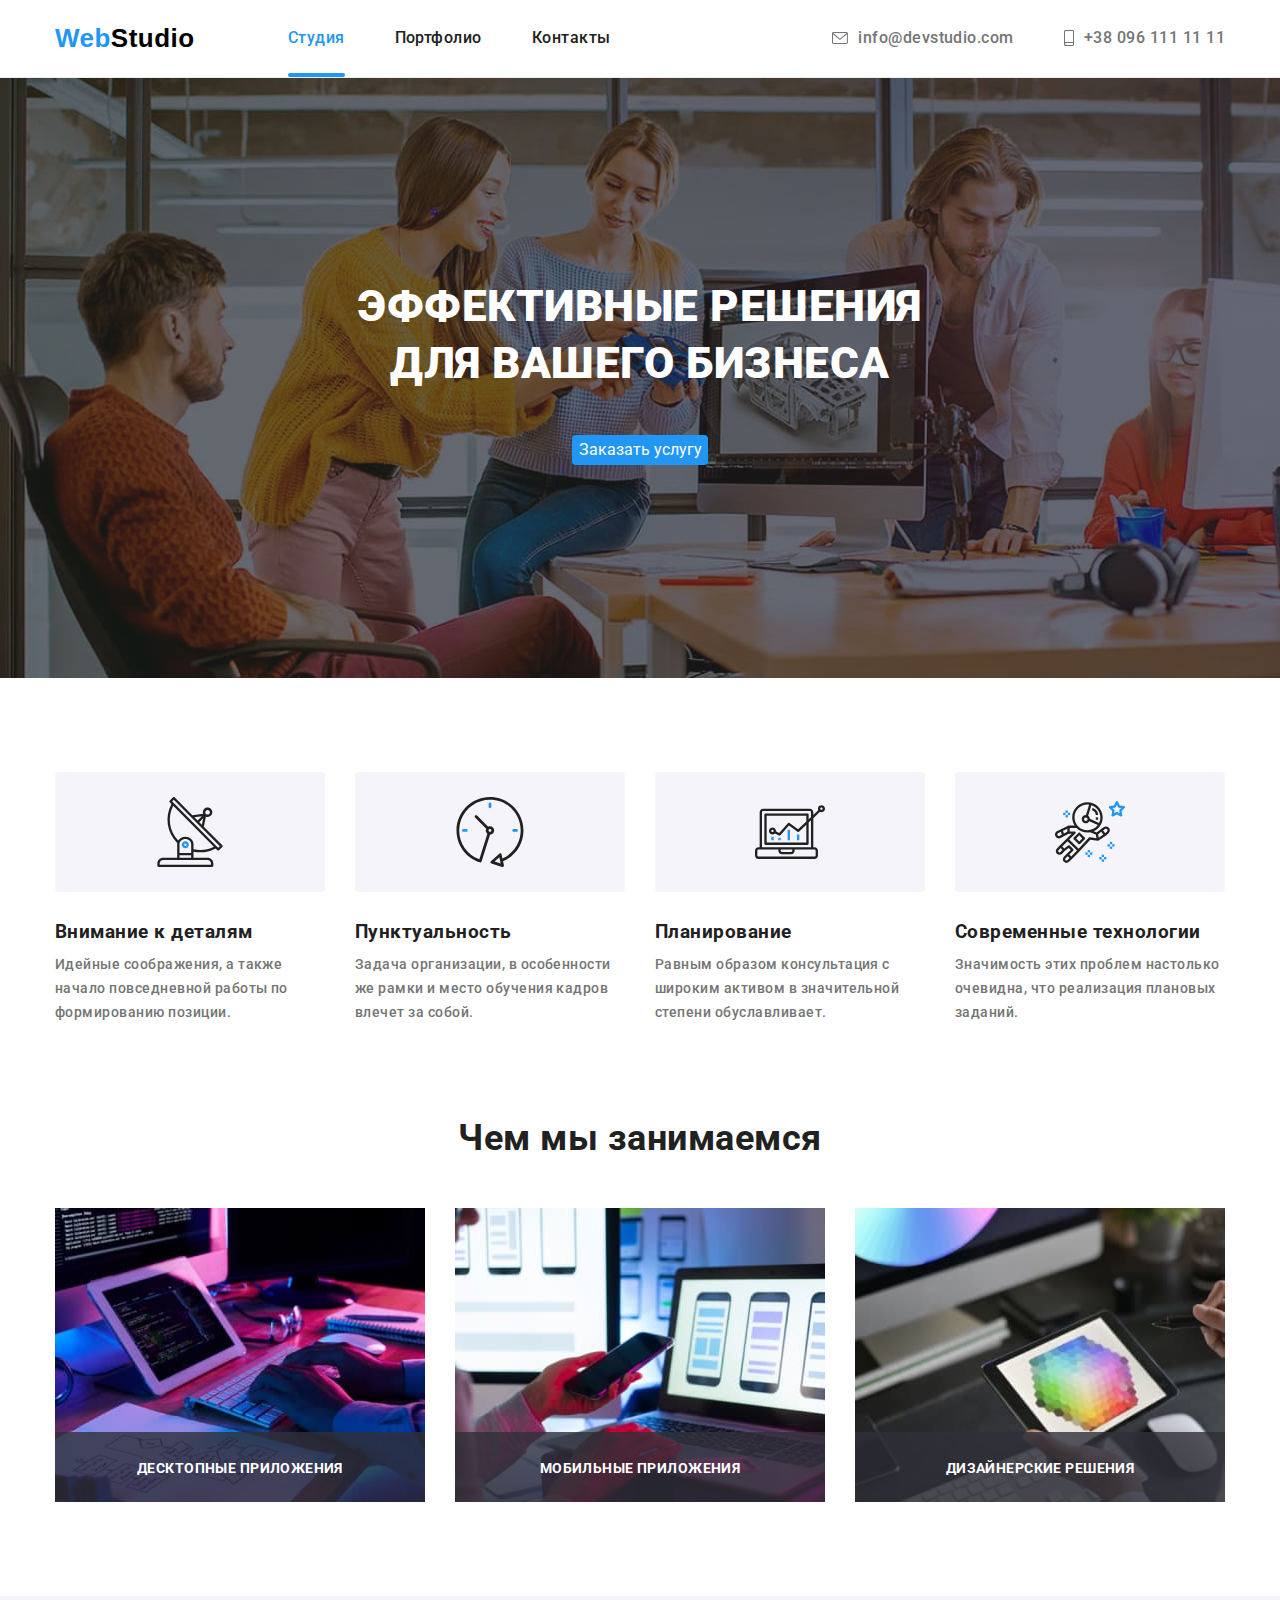
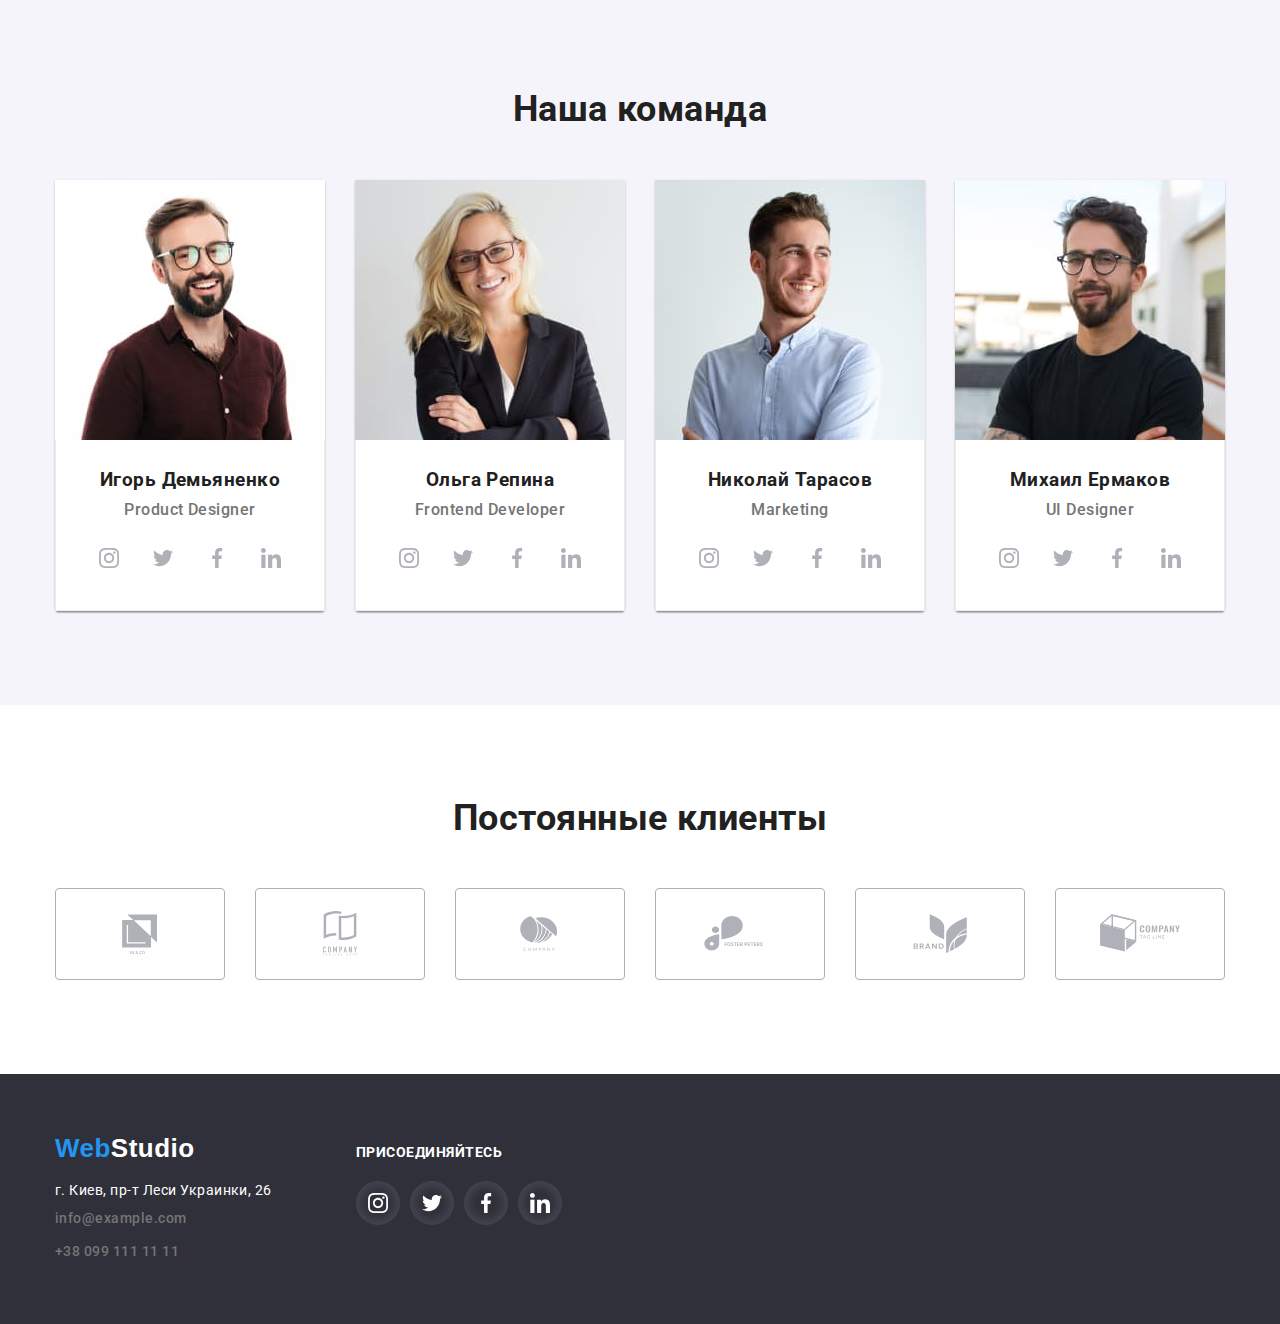
<file: index.html>
<!DOCTYPE html>
<html lang="ru">

<head>
    <meta charset="UTF-8">
    <meta http-equiv="X-UA-Compatible" content="IE=edge">
    <meta name="viewport" content="width=device-width, initial-scale=1.0">
    <title>WebStudio</title>
    <link rel="preconnect" href="https://fonts.gstatic.com">
    <link href="https://fonts.googleapis.com/css2?family=Raleway:wght@700&family=Roboto:wght@400;500;700;900&display=swap" rel="stylesheet">
    <link rel="stylesheet"
    href="https://cdnjs.cloudflare.com/ajax/libs/modern-normalize/1.0.0/modern-normalize.min.css"/>
    <link rel="stylesheet" href="./css/styles.css" />
</head>

<body>
    <!--Верх сторінки-->
    <header class="page-header">
            <div class="container header-nav">
                    <nav class="main-nav">
                        <a href="./index.html" class="logo">Web<span
                                class="logo-text-second">Studio</span></a>

                        <ul class="list pages-nav menu">
                            <li class="n-item"><a href="./index.html" class="link current n-item-color">Студия</a> </li>
                            <li class="n-item"><a href="./portfolio.html" class="link n-item-color">Портфолио</a> </li>
                            <li class="n-item"><a href="" class="link n-item-color">Контакты</a> </li>
                        </ul>
                    </nav>
                
                        <ul class="list contacts">
                            <li class="a-item envelope"><a href="info@devstudio.com" class="link auth-nav"> 
                                 <svg class="icon-envelope-h" width="16" height="12" viewBox="0 0 43 32">
                                     <use href="./images/symbol-defs.svg#icon-enveloperight"></use>
                                 </svg>info@devstudio.com</a></li>
                            <li class="a-item smartphone"><a href="+380961111111" class="link auth-nav">
                                <svg class="icon-smartphone-h" width="10" height="16" viewBox="0 0 20 32">
                                     <use href="./images/symbol-defs.svg#icon-smartphoneright"></use>
                            </svg>+38 096 111 11 11</a></li>
                        </ul>
            </div>
        </header>
           <!--Основна частина сторінки-->
    <main>
        <!--Block HERO -->

        <section class="hero baner">
           <div class="container"> 
                <h1 class="title caption">Эффективные решения <br> для вашего бизнеса </h1>
                <button class="button-hero" type="button">Заказать услугу </button>
            </div>
        </section>

        <!--Under Hero section-->

        <section class="feature">
            <div class="container content">
                <!-- <h2 class="title"> Заголовок секції </h2> -->

                <ul class="list feature-list">
                    <li class="f-item icon-antenna">
                        <h3 class="title subject">Внимание к деталям</h3>
                        <p class="text subject">Идейные соображения, а также начало повседневной работы по формированию позиции. </p>
                    </li>
                    <li class="f-item icon-clock">
                        <h3 class="title subject">Пунктуальность</h3>
                        <p class="text subject">Задача организации, в особенности же рамки и место обучения кадров влечет за собой. </p>
                    </li>
                    <li class="f-item icon-diagram">
                        <h3 class="title subject">Планирование</h3>
                        <p class="text subject">Равным образом консультация с широким активом в значительной степени обуславливает. </p>
                    </li>
                    <li class="f-item icon-astronaut">
                        <h3 class="title subject">Современные технологии</h3>
                        <p class="text subject">Значимость этих проблем настолько очевидна, что реализация плановых заданий. </p>
                    </li>
                </ul>
            </div>
        </section>

            <section class="work">
                <div class="container">
                    <h2 class="title disc">Чем мы занимаемся</h2>
                    <ul class="list discription-list">
                        <li class="d-item adds">
                             <img src="./images/whatwedo1.jpg" alt=" Робочий стіл працівника" width="370" height="294" />
                                    <div class="thumb-adds">
                                        <h3 class="title work-add">Десктопные приложения</h3>
                                    </div>
                        </li>
                        <li class="d-item adds">
                            <img src="./images/whatwedo2.jpg" alt=" Синхронізація ноутбука з телефоном" width="370" height="294" />
                                    <div class="thumb-adds">
                                        <h3 class="title work-add">Мобильные приложения</h3>
                                    </div>
                        </li>
                        <li class="d-item adds">
                            <img src="./images/whatwedo3.jpg" alt=" Кольорограма на планшеті" width="370" height="294" />
                                    <div class="thumb-adds">
                                        <h3 class="title work-add">Дизайнерские решения</h3>
                                    </div>
                        </li>
                    </ul>
                </div>
            </section>

            <section class="name">
                <div class="container">
                    <h2 class="title comand">Наша команда</h2>
                    <ul class="list team">
                        <li class="t-item">
                            <img src="./images/ihor.jpg" alt="Игорь Демьяненко" width="270" height="260" />
                                <div class="box">
                                    <h3 class="title pip"> Игорь Демьяненко</h3>
                                    <p class="text position">Product Designer</p>

                                    <ul class="list social-list">

                                         <li class="soc-item"><a href="" class="link social-nav">
                                            <svg class="icon-soc">
                                                <use href="./images/symbol-defs.svg#icon-instagram"></use>
                                            </svg></a>
                                         </li>

                                         <li class="soc-item"> <a href="" class="link social-nav">
                                            <svg class="icon-soc">
                                                <use href="./images/symbol-defs.svg#icon-twitter"></use>
                                            </svg>
                                        </a>
                                         </li>
                                         <li class="soc-item"><a href="" class="link social-nav">
                                            <svg class="icon-soc">
                                                <use href="./images/symbol-defs.svg#icon-facebook"></use>
                                            </svg>
                                        </a>
                                         </li>
                                         <li class="soc-item"> <a href="" class="link social-nav">
                                            <svg class="icon-soc">
                                                <use href="./images/symbol-defs.svg#icon-linkedin"></use>
                                            </svg>
                                        </a>
                                         </li>
                                    </ul>
                                </div>
                        </li>
                        <li class="t-item">
                            <img src="./images/olha.jpg" alt="Ольга Репина" width="270" height="260" />
                                <div class="box">
                                    <h3 class="title pip"> Ольга Репина </h3>
                                    <p class="text position">Frontend Developer</p>
                                    <ul class="list social-list">

                                        <li class="soc-item"><a href="" class="link social-nav">
                                           <svg class="icon-soc">
                                               <use href="./images/symbol-defs.svg#icon-instagram"></use>
                                           </svg></a>
                                        </li>

                                        <li class="soc-item"> <a href="" class="link social-nav">
                                           <svg class="icon-soc">
                                               <use href="./images/symbol-defs.svg#icon-twitter"></use>
                                           </svg>
                                       </a>
                                        </li>
                                        <li class="soc-item"><a href="" class="link social-nav">
                                           <svg class="icon-soc">
                                               <use href="./images/symbol-defs.svg#icon-facebook"></use>
                                           </svg>
                                       </a>
                                        </li>
                                        <li class="soc-item"> <a href="" class="link social-nav">
                                           <svg class="icon-soc">
                                               <use href="./images/symbol-defs.svg#icon-linkedin"></use>
                                           </svg>
                                       </a>
                                        </li>
                                   </ul>
                                </div>

                        </li>
                        <li class="t-item">
                            <img src="./images/nikolaj.jpg" alt="Николай Тарасов" width="270" height="260" />
                                <div class="box">
                                    <h3 class="title pip"> Николай Тарасов </h3>
                                    <p class="text position">Marketing</p>
                                    <ul class="list social-list">

                                        <li class="soc-item"><a href="" class="link social-nav">
                                           <svg class="icon-soc">
                                               <use href="./images/symbol-defs.svg#icon-instagram"></use>
                                           </svg></a>
                                        </li>

                                        <li class="soc-item"> <a href="" class="link social-nav">
                                           <svg class="icon-soc">
                                               <use href="./images/symbol-defs.svg#icon-twitter"></use>
                                           </svg>
                                       </a>
                                        </li>
                                        <li class="soc-item"><a href="" class="link social-nav">
                                           <svg class="icon-soc">
                                               <use href="./images/symbol-defs.svg#icon-facebook"></use>
                                           </svg>
                                       </a>
                                        </li>
                                        <li class="soc-item"> <a href="" class="link social-nav">
                                           <svg class="icon-soc">
                                               <use href="./images/symbol-defs.svg#icon-linkedin"></use>
                                           </svg>
                                       </a>
                                        </li>
                                   </ul>
                                </div>
                        </li>
                        <li class="t-item">
                            <img src="./images/mihael.jpg" alt="Михаил Ермаков" width="270" height="260" />
                                <div class="box">
                                    <h3 class="title pip"> Михаил Ермаков </h3>
                                        <p class="text position">UI Designer</p>
                                            <ul class="list social-list">

                                                    <li class="soc-item"><a href="" class="link social-nav">
                                                    <svg class="icon-soc">
                                                        <use href="./images/symbol-defs.svg#icon-instagram"></use>
                                                    </svg>
                                                </a>
                                                    </li>

                                                    <li class="soc-item"> <a href="" class="link social-nav">
                                                    <svg class="icon-soc">
                                                        <use href="./images/symbol-defs.svg#icon-twitter"></use>
                                                    </svg>
                                                </a>
                                                    </li>
                                                    <li class="soc-item"><a href="" class="link social-nav">
                                                    <svg class="icon-soc">
                                                        <use href="./images/symbol-defs.svg#icon-facebook"></use>
                                                    </svg>
                                                </a>
                                                    </li>
                                                    <li class="soc-item"> <a href="" class="link social-nav">
                                                    <svg class="icon-soc">
                                                        <use href="./images/symbol-defs.svg#icon-linkedin"></use>
                                                    </svg>
                                                </a>
                                                    </li>
                                            </ul>
                                </div>
                        </li>
                    </ul>
               </div> 
        </section>
            <section class="vip">
                <div class="container">
                    <h2 class="title clients">Постоянные клиенты</h2> 
                        <ul class="list regular-list">

                            <li class="r-item"><a href="" class="link partner-nav">
                                <svg class="firm-icon" width=100% height=100%>
                                    <use href="./images/symbol-defs.svg#icon-firstclient"></use>
                                </svg>
                                     </a>
                            </li>
                            <li class="r-item"><a href="" class="link partner-nav">
                                <svg class="firm-icon" width=100% height=100%>
                                    <use href="./images/symbol-defs.svg#icon-secondclient"></use>
                                </svg>
                                    </a>
                            </li>
                            <li class="r-item"><a href="" class="link partner-nav">
                                <svg class="firm-icon" width=100% height=100%>
                                    <use href="./images/symbol-defs.svg#icon-thurdclient"></use>
                                </svg>
                                    </a>
                            </li>
                            <li class="r-item"><a href="" class="link partner-nav">
                                <svg class="firm-icon" width=100% height=100%>
                                    <use href="./images/symbol-defs.svg#icon-fourthclient"></use>
                                </svg>
                                    </a>
                            </li>
                            <li class="r-item"><a href="" class="link partner-nav">
                                <svg class="firm-icon" width=100% height=100%>
                                    <use href="./images/symbol-defs.svg#icon-fifthclient"></use>
                                </svg>
                                    </a>
                                </li>
                            <li class="r-item"><a href="" class="link partner-nav">
                                <svg class="firm-icon" width=100% height=100%>
                                    <use href="./images/symbol-defs.svg#icon-sixthclient"></use>
                                </svg>
                                   </a>
                            </li>

                         </ul>
                </div>
            </section>


    </main>
    <!--Підвал сторінки-->
    <footer class="footer">
        <div class="container join">
            <div class="colone">
                <a href="./index.html" class="logo down-logo">Web<span class="logo-footer">Studio</span></a>
        
                <address class="address-list">
                    <p class="text-address">г. Киев, пр-т Леси Украинки, 26</p>
                </address>
                <ul class="list contact-list">
                    <li class="mail"><a href="info@example.com" class="link auth-nav"> info@example.com</a> </li>
                    <li><a href="+380991111111" class="link auth-nav"> +38 099 111 11 11</a> </li>
                </ul>
        
            </div>
            <div class="coltwo">
                    <p class="text to-us">присоединяйтесь</p> 
                        <ul class="list us-list">

                            <li class="us-item"><a href="" class="link us-nav">
                            <svg class="icon-us">
                                <use href="./images/symbol-defs.svg#icon-instagram"></use>
                            </svg>
                        </a>
                            </li>

                            <li class="us-item"> <a href="" class="link us-nav">
                            <svg class="icon-us">
                                <use href="./images/symbol-defs.svg#icon-twitter"></use>
                            </svg>
                        </a>
                            </li>
                            <li class="us-item"><a href="" class="link us-nav">
                            <svg class="icon-us">
                                <use href="./images/symbol-defs.svg#icon-facebook"></use>
                            </svg>
                        </a>
                            </li>
                            <li class="us-item"> <a href="" class="link us-nav">
                            <svg class="icon-us">
                                <use href="./images/symbol-defs.svg#icon-linkedin"></use>
                            </svg>
                        </a>
                            </li>
                    </ul>
        </div>
    </footer>
</body>

</html>
</file>
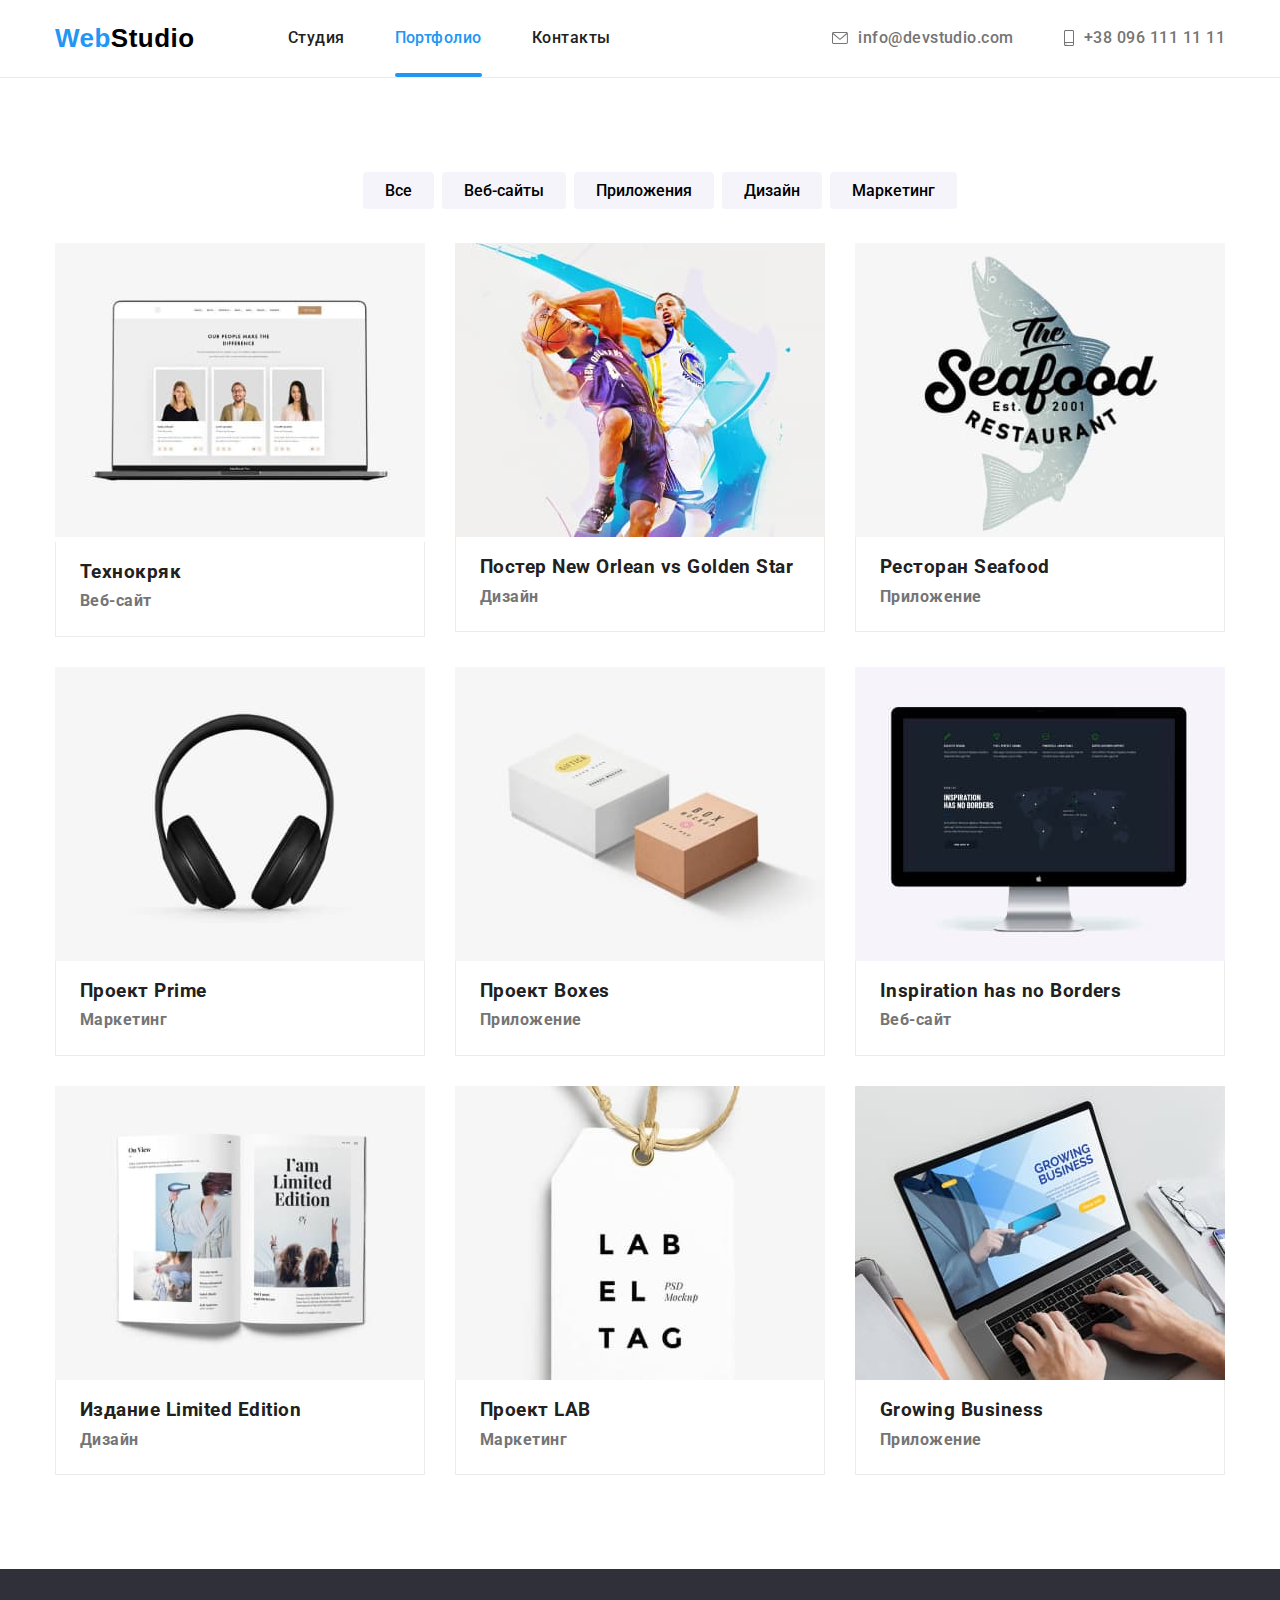
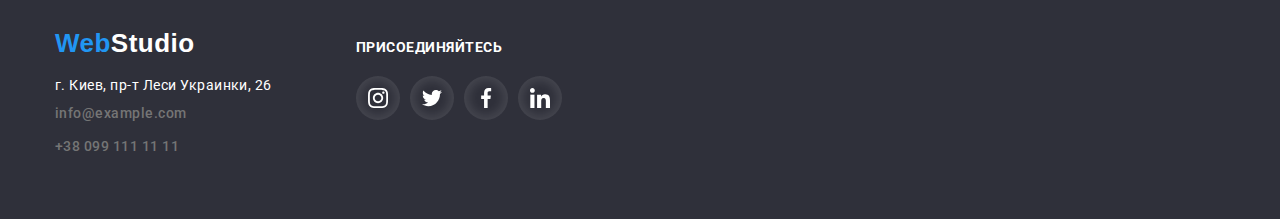
<file: portfolio.html>
<!DOCTYPE html>
<html lang="ru">

    <head>
        <meta charset="UTF-8">
        <meta http-equiv="X-UA-Compatible" content="IE=edge">
        <meta name="viewport" content="width=device-width, initial-scale=1.0">
        <title>WebStudio</title>
        <link rel="preconnect" href="https://fonts.gstatic.com">
        <link href="https://fonts.googleapis.com/css2?family=Raleway:wght@700&family=Roboto:wght@400;500;700;900&display=swap" rel="stylesheet">
        <link rel="stylesheet"
        href="https://cdnjs.cloudflare.com/ajax/libs/modern-normalize/1.0.0/modern-normalize.min.css"/>
        <link rel="stylesheet" href="./css/styles.css" />
    </head>

<body>
    <!--Верх сторінки-->
<header class="page-header">
    <div class="container header-nav">
        <nav class="main-nav">
            <a href="./index.html" class="logo">Web<span class="logo-text-second">Studio</span></a>

            <ul class="list pages-nav">
                <li class="n-item"><a href="./index.html" class="link n-item-color">Студия</a> </li>
                <li class="n-item"><a href="./portfolio.html" class="link current n-item-color">Портфолио</a> </li>
                <li class="n-item"><a href="" class="link n-item-color">Контакты</a> </li>
            </ul>
        </nav>

        <ul class="list contacts">
            <li class="a-item envelope"><a href="info@devstudio.com" class="link auth-nav"> 
                 <svg class="icon-envelope-h" width="16" height="12" viewBox="0 0 43 32">
                     <use href="./images/symbol-defs.svg#icon-enveloperight"></use>
                 </svg>info@devstudio.com</a></li>
            <li class="a-item smartphone"><a href="+380961111111" class="link auth-nav">
                <svg class="icon-smartphone-h" width="10" height="16" viewBox="0 0 20 32">
                     <use href="./images/symbol-defs.svg#icon-smartphoneright"></use>
            </svg>+38 096 111 11 11</a></li>
        </ul>
    </div>
</header>
    <!--Основна-->
    <main>
        <!-- секція навігаційних кнопок-->
        <section class="portfolio">
            <div class="container">
                       <!-- <h1> </h1> -->
                 <nav>
                    <ul class="buttons-list">
                        <li class="b-item"><button class="button-item" type="button">Все </button> </li>
                        <li class="b-item"><button class="button-item" type="button">Веб-сайты </button> </li>
                        <li class="b-item"><button class="button-item" type="button">Приложения </button> </li>
                        <li class="b-item"><button class="button-item" type="button">Дизайн </button> </li>
                        <li class="b-item"><button class="button-item" type="button">Маркетинг </button> </li>
                    </ul>
                 </nav>
            
             
                                    <!-- секція проектів -->
                        <!--<h2></h2>-->
                
                    <ul class="list projects-list"> 
                            <li class="p-item">
                                <a href="" class="link project-card owerlay">
                                    <div class="owerbox">    
                                        <img src="./images/tehnokriak.jpg" alt="Лептоп" width="370" height="404">
                                            <div class="thumb-project">
                                                <p class="only-project">Технокряк это современная площадка распространения коронавируса. Компании используют эту платформу для цифрового шпионажа и атак на защищённые сервера конкурентов.</p>
                                            </div>
                                    </div>
                                            <div class="pack project-box">
                                                <h3  class="title lead">Технокряк</h3>
                                                <p class="text disc">Веб-сайт</p> 
                                            </div>
                                </a>
                            </li>
                             <li class="p-item"><a href="" class="link project-card">
                                <img src="./images/poster-star.jpg" alt="Постер із зірками спорту" width="370" height="404">
                                <div class="pack">
                                    <h3 class="title lead">Постер New Orlean vs Golden Star</h3>
                                    <p class="text disc">Дизайн</p>
                                </div></a> 
                            </li> 

                            <li class="p-item"><a href="" class="link project-card">
                                <img src="./images/seafood.jpg" alt="Лого ресторану" width="370" height="404">
                               <div class="pack">
                                    <h3 class="title lead">Ресторан Seafood</h3>
                                    <p class="text disc">Приложение</p>
                               </div></a>
                            </li> 
                                                
                            <li class="p-item"><a href="" class="link project-card">
                                <img src="./images/prime.jpg" alt="Навушники" width="370" height="404">
                               <div class="pack">
                                    <h3 class="title lead">Проект Prime</h3>
                                    <p class="text disc">Маркетинг</p>
                                </div></a>
                            </li> 
                                                
                            <li class="p-item"><a href="" class="link project-card">
                                <img src="./images/boxes.jpg" alt="Коробки" width="370" height="404">
                               <div class="pack">
                                    <h3 class="title lead">Проект Boxes</h3>
                                    <p class="text disc">Приложение</p>
                                </div></a>
                            </li> 
                                                
                            <li class="p-item"><a href="" class="link project-card">
                                <img src="./images/screen.jpg" alt="Екран" width="370" height="404">
                               <div class="pack">
                                    <h3 class="title lead">Inspiration has no Borders</h3>
                                    <p class="text disc">Веб-сайт</p>
                              </div></a>
                            </li> 
                                                
                            <li class="p-item"><a href="" class="link project-card">
                                <img src="./images/book.jpg" alt="Книжка" width="370" height="404">
                                <div class="pack">
                                    <h3 class="title lead">Издание Limited Edition</h3>
                                    <p class="text disc">Дизайн</p>
                                </div></a>
                            </li> 
                                                
                            <li class="p-item"><a href="" class="link project-card">
                                <img src="./images/label.jpg" alt="Бірка" width="370" height="404">
                               <div class="pack">
                                    <h3 class="title lead">Проект LAB</h3>
                                    <p class="text disc">Маркетинг</p>
                                </div></a>
                            </li>
                                                
                            <li class="p-item"><a href="" class="link project-card">
                                <img src="./images/leptop.jpg" alt="Лептоп" width="370" height="404">
                               <div class="pack">
                                    <h3 class="title lead">Growing Business</h3>
                                    <p class="text disc">Приложение</p>
                               </div></a>
                             </li>
                        
                    </ul>
                
            </div>
        </section>

    </main>
    <!--підвал сторінки-->

    <footer class="footer">
        <div class="container join">
            <div class="colone">
                <a href="./index.html" class="logo down-logo">Web<span class="logo-footer">Studio</span></a>
        
                <address class="address-list">
                    <p class="text-address">г. Киев, пр-т Леси Украинки, 26</p>
                </address>
                <ul class="list contact-list">
                    <li class="mail"><a href="info@example.com" class="link auth-nav"> info@example.com</a> </li>
                    <li><a href="+380991111111" class="link auth-nav"> +38 099 111 11 11</a> </li>
                </ul>
        
            </div>
            <div class="coltwo">
                    <p class="text to-us">присоединяйтесь</p> 
                        <ul class="list us-list">

                            <li class="us-item"><a href="" class="link us-nav">
                            <svg class="icon-us">
                                <use href="./images/symbol-defs.svg#icon-instagram"></use>
                            </svg>
                        </a>
                            </li>

                            <li class="us-item"> <a href="" class="link us-nav">
                            <svg class="icon-us">
                                <use href="./images/symbol-defs.svg#icon-twitter"></use>
                            </svg>
                        </a>
                            </li>
                            <li class="us-item"><a href="" class="link us-nav">
                            <svg class="icon-us">
                                <use href="./images/symbol-defs.svg#icon-facebook"></use>
                            </svg>
                        </a>
                            </li>
                            <li class="us-item"> <a href="" class="link us-nav">
                            <svg class="icon-us">
                                <use href="./images/symbol-defs.svg#icon-linkedin"></use>
                            </svg>
                        </a>
                            </li>
                    </ul>
        </div>
    </footer>
</body>

</html>
</file>
<file: css/styles.css>
:root {
  --primery-text-color: rgba(117, 117, 117, 1);
  --title-text-color: rgba(33, 33, 33, 1);
  --accent-color: rgba(33, 150, 243, 1);
  --primery-br-color: #fff;
  --brand-color: rgba(0, 0, 0, 1);
  --button-nav-color: #f5f4fa;
  --same-section-color: rgba(47, 48, 58, 1);
  --link-color: #212121;
  --box-shadow-team: rgba(0, 0, 0, 0, 2), rgba(0, 0, 0, 0, 14),
    rgba(0, 0, 0, 0, 12);
  --border: 1px solid rgba(236, 236, 236, 1);
  --bottom-hero-hover: #188ce8;
  --bottom-hero-shaddow: rgba(0, 0, 0, 0.15);
  --border-clients: rgba(175, 177, 184, 1);
}

body {
  color: var(--primery-text-color);
  font-family: "Roboto", sans-serif;
  font-style: normal;
  font-weight: 400;
  letter-spacing: 0.03em;
}
html {
  box-sizing: border-box;
}
*,
*::before,
*::after {
  box-sizing: inherit;
}
.list {
  font-weight: 500;
  margin: 0px;
  padding: 0px;
}
.list,
.buttons-list {
  list-style: none;
}
a {
  text-decoration: none;
}
h2,
h3 {
  color: var(--title-text-color);
}
.container {
  width: 1200px;
  margin: 0 auto;
  padding-left: 15px;
  padding-right: 15px;
}
img {
  display: block;
  max-width: 100%;
  height: auto;
}
/*хедер*/
/*оформлення логотипу*/
.page-header {
  border-bottom: var(--border);
  padding-top: 24px;
  padding-bottom: 24px;
}
.page-header .header-nav {
  display: flex;
  align-items: center;
}

.logo {
  display: block;
  font-family: "Ralwey", sans-serif;
  font-weight: bold;
  font-size: 26px;
  line-height: 1.1;
  text-decoration: none;
  color: var(--accent-color);
}
.logo .logo-text-second {
  font-family: "Ralwey", sans-serif;
  font-weight: bold;
  font-size: 26px;
  line-height: 1.1;
  text-decoration: none;
  color: var(--brand-color);
}
/*хедер*/
/*оформлення логотипу*/

/*навігація хедера*/

.main-nav,
.pages-nav,
.contacts {
  display: flex;
  align-items: center;
}

.pages-nav .n-item:not(:last-child),
.contacts .a-item:not(:last-child) {
  margin-right: 50px;
}
.pages-nav .n-item {
  display: block;
}
.pages-nav {
  margin-left: 93px;
}
.contacts .a-item {
  display: block;
}
.n-item-color{
  color: var(--title-text-color);
}

.icon-envelope-h{
  display: inline-block;
  content: "";
  width: 16px;
  height: 12px;
  margin-right: 10px;
  background-repeat: no-repeat;
  background-position: center;
  fill: currentColor;
}
.icon-envelope-h:hover{
  fill: var(--accent-color);
}

.icon-smartphone-h{
  display: inline-block;
  content: "";
  width: 10px;
  height: 16px;
  margin-right: 10px;
  background-size: contain;
  background-repeat: no-repeat;
  background-position: center;
  fill: currentColor;
}
.icon-smartphone-h:hover{
  fill: var(--accent-color);
}

.contacts {
  margin-left: auto;
}

.list.link {
  color: var(--primery-text-color);
  font-family: "Roboto", sans-serif;
  font-weight: 500;
  font-size: 14px;
  line-height: 1.1;
}
.link:hover,
.link:focus,
.link.current{
  color: var(--accent-color);
}
.link.n-item-color,
.link.auth-nav{
 display: flex;
 align-items: center;
}
.auth-nav {
  color: var(--primery-text-color);
}

/*підкреслювання активної сторінки, додатковий клас menu*/


.link.n-item-color.current{
  position: relative;
  display: block;
}
.link.n-item-color.current::after{
  content: "";
  position: absolute;
  left: 0;
  bottom: 0;
  display: block;
  width: 100%;
  height: 4px;
  border-radius: 2px;
  background-color: var(--accent-color);
  margin-bottom: -30px;
}


/*навігація хедера*/

/*основна частина сторінки студія*/
/*Блок герой*/

.baner{
  max-width: 1600px;
  height: 600px;
  margin-right: auto;
  margin-left: auto;
  background-image: linear-gradient(to right, rgba(48, 58, 47, 0.4), rgba(47, 48, 58, 0.4)), url('../images/heroimg.jpg');
}
.hero {
  background-color: var(--same-section-color);
  text-align: center;
  padding-top: 200px;
  padding-bottom: 200px;
}

h1 {
  color: #fff;
  font-style: normal;
  font-weight: 900;
  font-size: 44px;
  line-height: 1.3;
  text-transform: uppercase;
  text-align: center;
  margin-top: 0px;
  margin-bottom: 43px;
}

.button-hero {
  color: var(--primery-br-color);
  background: var(--accent-color);
  font-family: inherit;
  font-size: 16px;
  line-height: 1.8;
  text-align: center;
  text-shadow: rgba(0, 0, 0, 0, 15);
  border: none;
  border-radius: 4px;
  cursor: pointer;
  min-width: 136px;
  height: 30px;
}
.button-hero:hover,
.button-hero:focus {
  text-shadow: var(--bottom-hero-shaddow);
  background-color: var(--bottom-hero-hover);
}

/*Блок герой*/

/*секція особливості*/

.container.content {
  display: inline-block;
}
.feature {
  width: 1200px;
  padding-top: 94px;
  margin-right: auto;
  margin-left: auto;
}

.feature-list {
  display: flex;
  flex-wrap: nowrap;
}
.f-item > h3 {
  margin-top: 30px;
  margin-bottom: 10px;
  
}
.f-item > p {
  margin-top: 0px;
  margin-bottom: 0px;
}
.f-item {
  display: inline-block;
  width: 270px;
}
.f-item:not(:last-child) {
  margin-right: 30px;
}
.f-item::before{
  display: block;
  content: "";
  height: 120px;
  background-size: 0.2, 0.3;
  background-repeat: no-repeat;
  background-position: center;
  background-color: #F5F4FA;
  border-radius: 4px;
}
.icon-antenna::before{
  background-image: url(../images/antenna.svg);
}
.icon-clock::before{
  background-image: url(../images/clock.svg);
}
.icon-diagram::before{
  background-image: url(../images/diagram.svg);
}
.icon-astronaut::before{
  background-image: url(../images/astronaut.svg);
}




.title .subject {
  font-weight: bold;
  font-size: 14px;
  line-height: 1.1;
  text-transform: uppercase;
  color: var(--title-text-color);
}

.text.subject {
  font-size: 14px;
  line-height: 1.7;
  color: var(--primery-text-color);
}

/*секція особливості*/

/*секція чим ми займаємся*/

.work {
  padding-top: 94px;
  padding-bottom: 94px;
}
.work .disc {
  margin-top: 0px;
}
.disc {
  font-weight: bold;
  font-size: 36px;
  line-height: 1.1;
  color: var(--title-text-color);
  text-align: center;
  margin-bottom: 50px;
}
.discription-list {
  display: flex;
  margin-top: 50px;
}
.discription-list .d-item {
  width: 370px;
}
.discription-list .d-item:not(:last-child) {
  margin-right: 30px;
}
.adds{
  display: inline-block;
  position: relative;
}

.thumb-adds{
  display: inline-block;
  position: absolute;
  bottom: 0px;
  overflow: hidden;
  background: rgba(47, 48, 58, 0.8);
  width: 370px;
  height: 70px;
  padding: 27px;
}
.work-add{
font-weight: bold;
font-size: 14px;
line-height: 1.4;
text-align: center;
letter-spacing: 0.03em;
text-transform: uppercase;
color: var(--primery-br-color);
margin: 0px;
}

/*секція чим ми займаємся*/

/*секція наша команда*/

.name {
  background: #f5f4fa;
  padding-top: 94px;
  padding-bottom: 94px;
}
.name .comand{
  margin-top: 0px;
}
.comand{
  font-weight: bold;
  font-size: 36px;
  line-height: 1.1;
  color: var(--title-text-color);
  text-align: center;
  margin-bottom: 50px;
}
.team {
  display: flex;
}
.t-item {
  width: 270px;
  box-shadow: 0px 1px 3px rgba(0, 0, 0, 0.12), 0px 1px 1px rgba(0, 0, 0, 0.14), 0px 2px 1px rgba(0, 0, 0, 0.2);
  border-radius: 0px 0px 4px 4px;
}
.t-item:not(:last-child) {
  margin-right: 30px;
}
.box {
  width: 270px;
  border-right: var(--border);
  border-bottom: var(--border);
  border-left: var(--border);
  padding-top: 30px;
  padding-bottom: 30px;
  text-align: center;
  background-color: #ffffff;
}
.box > h3 {
  margin-top: 0px;
  margin-bottom: 10px;
}

.box > p {
  margin-top: 0px;
  margin-bottom: 16px;
}
.team .title .pip {
  font-weight: 500;
  font-size: 16px;
  line-height: 1.1;
  color: var(--title-text-color);
  margin: 0px;
}
.team .text .position {
  font-size: 16px;
  line-height: 1.1;
  color: var(--primery-text-color);
  box-shadow: var(--box-shadow-team);
}
.social-list{
  display: flex;
  justify-content: center;
  margin: 0px;
}
.social-nav{
  display: flex;
  justify-content: center;
  align-items: center;
  border:none;
  border-radius: 50%;
  width: 44px;
  height: 44px;
  fill: var(--border-clients);
  
}
.social-nav:hover,
.social-nav:focus{
  fill: #ffffff;
  background: var(--accent-color);
}

.soc-item:not(:last-child){
  margin-right: 10px;
}

.icon-soc{
  width: 20px;
  height: 20px;
}


/*секція наша команда*/

/* постійні клієнти*/
.vip {
  padding-top: 94px;
  padding-bottom: 94px;
   
}
.vip .clients{
  margin-top: 0px;
}
.clients{
  font-weight: bold;
  font-size: 36px;
  line-height: 1.1;
  color: var(--title-text-color);
  text-align: center;
  margin-bottom: 50px;
}
.regular-list {
  display: flex;
  justify-content: center;
}

.partner-nav{
  display: flex;
  justify-content: center;
  align-items: center;
  width: 170px;
  height: 92px;
  fill: var(--border-clients);
  border: 1px solid var(--border-clients);
  border-radius: 4px;
}
.r-item:not(:last-child) {
  margin-right: 30px;
}
  
.partner-nav:hover,
.partner-nav:focus {
  fill: var(--accent-color);
  border: 1px solid var(--accent-color);
}



/* постійні клієнти*/
/*основна частина сторінки студія*/


/*футер*/

.footer {
  text-decoration: none;
  font-size: 14px;
  line-height: 1.7;
  background-color: var(--same-section-color);
  padding-top: 60px;
  padding-bottom: 60px;
}

.logo-footer {
  font-family: "Ralwey", sans-serif;
  font-weight: bold;
  font-size: 26px;
  line-height: 1.1;
  text-decoration: none;
  color: var(--primery-br-color);
}
.footer > a {
  margin-bottom: 0px;
}

.footer .logo {
  margin-bottom: 20px;
}

.address-list > p {
  margin-top: 0px;
}
.text-address {
  margin-bottom: 9px;
  
}
.address-list {
  font-style: normal;
  color: var(--primery-br-color);
  font-style: regular;
  font-size: 14px;
  line-height: 1.1;
  width: 231px;
  margin-right: 70px;
}
.contact-list {
  margin-top: 0px;
  margin-right: auto;
  margin-bottom: 0px;
  margin-left: 0px;
}
.mail {
  margin-bottom: 9px;
}

.join{
  display: flex;
  align-items: baseline;
}

.colone{
  width: 231px;
}
.coltwo{
  margin-left: 70px;
}

.coltwo > p{
  margin-top: 0px;
}
.to-us{
  font-weight: bold;
  text-transform: uppercase;
  line-height: 1.1;
  text-decoration: none;
  font-style: normal;
  color: var(--primery-br-color);
  font-size: 14px;
  margin-bottom: 20px;
}


.us-list{
  display: flex;
  justify-content: flex-start;
  margin: 0px;
 
}
.us-nav{
  display: flex;
  justify-content: center;
  align-items: center;
  border:none;
  border-radius: 50%;
  width: 44px;
  height: 44px;
  fill: #fff;
  box-shadow: inset 0 0 10px 5px rgba(255, 255, 255, 0.1);
 
}
 
.us-item:not(:last-child){
  margin-right: 10px;
}

.us-nav:hover,
.us-nav:focus{
  background: var(--accent-color);
}

.icon-us{
  width: 20px;
  height: 20px;
  fill: #fff;
}

/*футер*/

/*сторінка портфоліо*/
/*секція навігаційних кнопок*/

.portfolio {
  padding-top: 94px;
  padding-bottom: 94px;
}
.buttons-list {
  display: flex;
  justify-content: center;
  margin-top: 0px;
  margin-bottom: 34px;
}
.button-item {
  background: var(--button-nav-color);
  font-family: "Roboto", sans-serif;
  font-weight: 500;
  font-size: 16px;
  line-height: 1.6;
  text-align: center;
  border-radius: 4px;
  border: none;
  cursor: pointer;
  padding: 6px 22px;
}

.b-item:not(:last-child) {
  margin-right: 8px;
}
.button-item:hover,
.button-item:focus {
  color: var(--primery-br-color);
  background: var(--accent-color);
  box-shadow: 0px 3px 1px rgba(0, 0, 0, 0.1), 0px 1px 2px rgba(0, 0, 0, 0.08), 0px 2px 2px rgba(0, 0, 0, 0.12);;
}

/* проекти */

.projects-list {
  display: flex;
  flex-wrap: wrap;
  margin-top: -30px;
  margin-left: -30px;
}

.p-item {
  flex-basis: calc((100% / 3) - 30px);
  margin-top: 30px;
  margin-left: 30px;
}
.project-card{
  display: block;
  
}
.project-card:hover,
.project-card:focus{
  box-shadow: 0px 1px 1px rgba(0, 0, 0, 0.12), 0px 4px 4px rgba(0, 0, 0, 0.06), 1px 4px 6px rgba(0, 0, 0, 0.16);
}

.pack {
  border-right: var(--border);
  border-bottom: var(--border);
  border-left: var(--border);
  padding-top: 20px;
  padding-bottom: 20px;
  padding-left: 24px;
  padding-right: 24px;
}
.pack > h3 {
  margin-top: 0px;
  margin-bottom: 4px;
  text-align: left;
}
.pack > p {
  margin-top: 0px;
  margin-bottom: 0px;
  text-align: left;
}
.title .lead {
  font-weight: bold;
  font-size: 18px;
  line-height: 2;
  color: var(--title-text-color);
  flex-basis: 322px;
}
.text.disc {
  font-size: 16px;
  line-height: 1.8;
  color: var(--primery-text-color);
  flex-basis: 322px;
}
.owerbox{
  display: inline-block;
  position: relative;
  overflow: hidden;
}
.thumb-project{
  display: inline-block;
  position: absolute;
  opacity: 0;
  top: 0;
  left: 0;
  width: 100%;
  height: 100%;
  transform: translateY(100%);
  transition: transform 250ms cubic-bezier(0.4, 0, 0.2, 1);
  opacity: 250ms cubic-bezier(0.4, 0, 0.2, 1);
}
.owerlay{
  transition: transform 250ms cubic-bezier(0.4, 0, 0.2, 1); 
}
.project-card:hover.only-project,
.project-card:focus.only-project{
  transform: translateY(0);
}
.only-project{
font-size: 18px;
line-height: 1.5;
color: var(--primery-br-color);
background-color: var(--accent-color);
top: 0px;
right: 0px;
width: 100%;
height: 100%;
margin: 0;
padding: 63px 24px;
transition: transform 250ms cubic-bezier(0.4, 0, 0.2, 1);
}


/* проекти */
/*сторінка портфоліо*/
</file>
